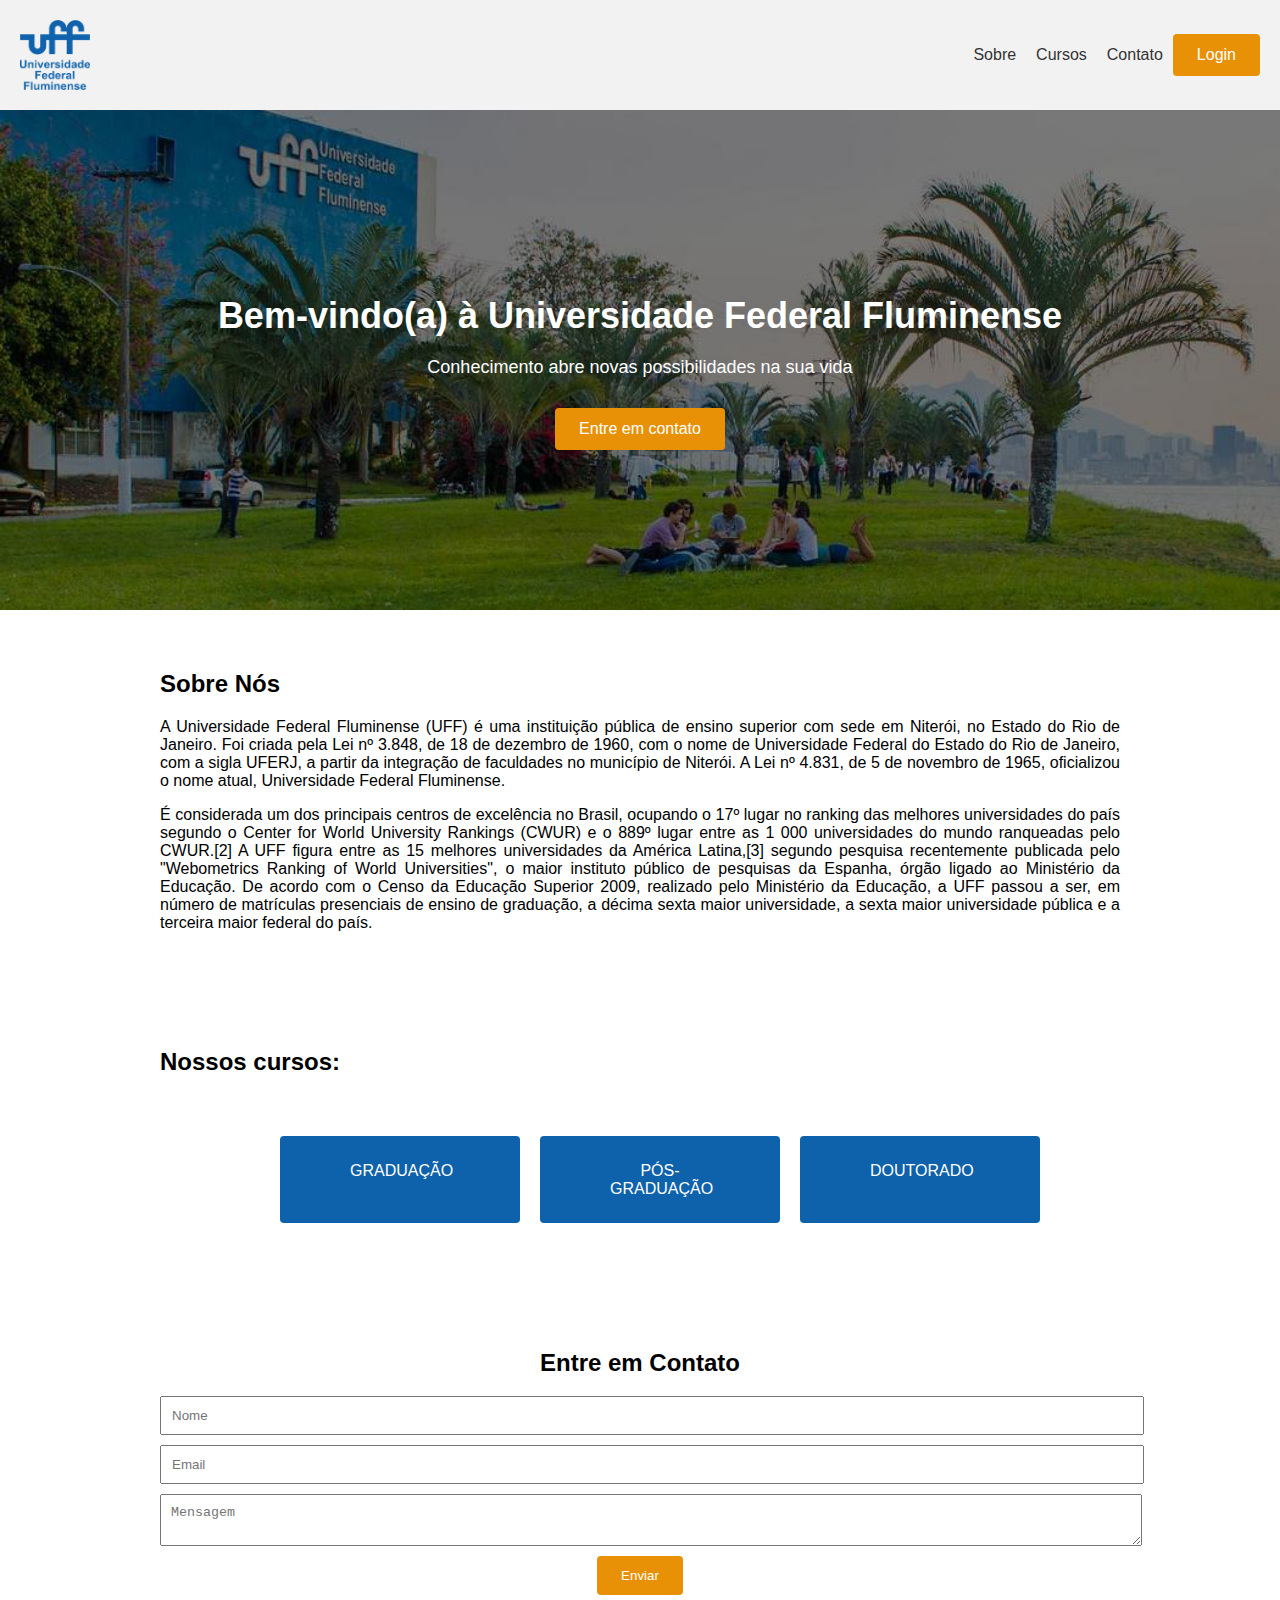
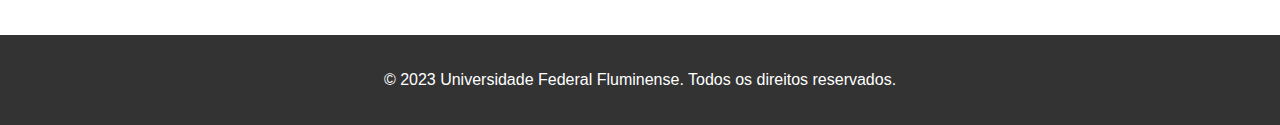
<file: index.html>
<!DOCTYPE html>
<html lang="pt-br">
<head>
    <meta name="viewport" content="width=device-width, initial-scale=1.0">
    <meta charset="UTF-8">
    <meta name="description" content="Site UFF">
    <link rel="shortcut icon" href="images/favicon.ico" type="image/x-icon">
    <title>UFF</title>

    <link rel="stylesheet" href="styles.css">

</head>

<body>
    <header>
        <nav>
            <img src="images/logo.png" alt="logo uff">
            <ul>
                <li><a href="#about" class="nav_mouse">Sobre</a>
                <li><a href="#classes" class="nav_mouse">Cursos</a>
                <li><a href="#contact" class="nav_mouse">Contato</a>
                <li><a href="teladelogin.html" class="btn">Login</a>
            </ul>
        </nav>
    </header>
    
    <main>
        <section id="hero">
            <div class="hero-overlay"></div>
            <div class="hero-content">
                <h1>Bem-vindo(a) à Universidade Federal Fluminense</h1>
                <p>Conhecimento abre novas possibilidades na sua vida</p>
                <a href="#contact" class="btn">Entre em contato</a>
            </div>
        </section>
    
        <section id="about">
            <h2>Sobre Nós</h2>
            <p class="texto">A Universidade Federal Fluminense (UFF) é uma instituição pública de ensino superior com sede em Niterói, no Estado do Rio de Janeiro. Foi criada pela Lei nº 3.848, de 18 de dezembro de 1960, com o nome de Universidade Federal do Estado do Rio de Janeiro, com a sigla UFERJ, a partir da integração de faculdades no município de Niterói. A Lei nº 4.831, de 5 de novembro de 1965, oficializou o nome atual, Universidade Federal Fluminense.</p>

            <p class="texto">É considerada um dos principais centros de excelência no Brasil, ocupando o 17º lugar no ranking das melhores universidades do país segundo o Center for World University Rankings (CWUR) e o 889º lugar entre as 1 000 universidades do mundo ranqueadas pelo CWUR.[2] A UFF figura entre as 15 melhores universidades da América Latina,[3] segundo pesquisa recentemente publicada pelo "Webometrics Ranking of World Universities", o maior instituto público de pesquisas da Espanha, órgão ligado ao Ministério da Educação. De acordo com o Censo da Educação Superior 2009, realizado pelo Ministério da Educação, a UFF passou a ser, em número de matrículas presenciais de ensino de graduação, a décima sexta maior universidade, a sexta maior universidade pública e a terceira maior federal do país.</p>
        </section>
    
        <section id="classes">
            <h2>Nossos cursos:</h2>
            <ul id="lista_cursos">
                <li><a href="graduacao.html" class="btncurso">GRADUAÇÃO</a>
                <li><a href="posgraduacao.html" class="btncurso">PÓS-GRADUAÇÃO</a>
                <li><a href="doutorado.html" class="btncurso">DOUTORADO</a>

            </ul>
        </section>
    
        <section id="contact">
            <h2>Entre em Contato</h2>
            <form>
                <input type="text" placeholder="Nome" required>
                <input type="email" placeholder="Email" required>
                <textarea placeholder="Mensagem" required></textarea>
                <button type="submit" class="btn" id="btnenviar">Enviar</button>
            </form>
        </section>
    </main>
    
    
    <footer>
        <p>&copy; 2023 Universidade Federal Fluminense. Todos os direitos reservados.</p>
    </footer>

    <script src="script.js"></script>
    
</body>
</html>
</file>
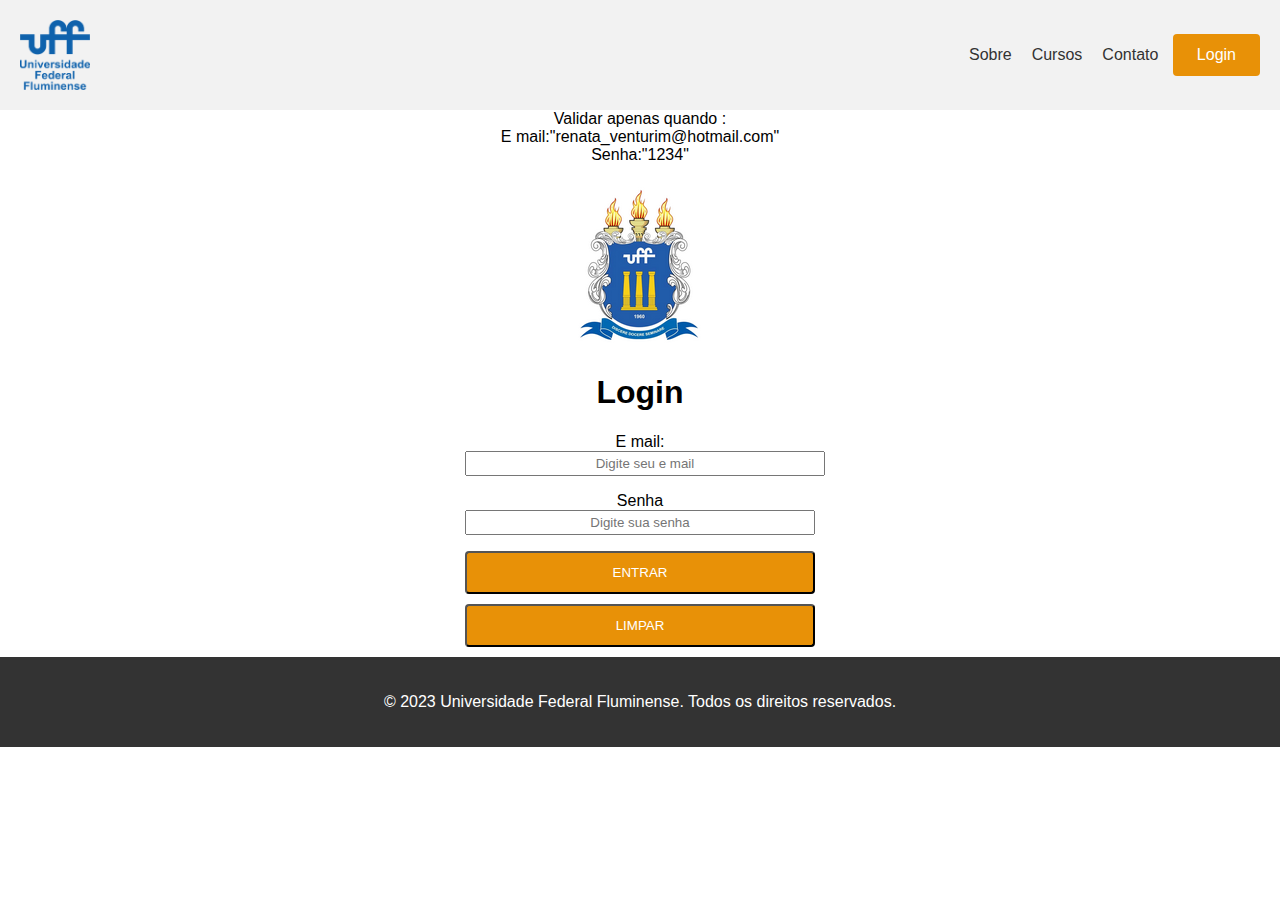
<file: teladelogin.html>
<!DOCTYPE html>
<html lang="pt-br">
<head>
    <meta name="viewport" content="width=device-width, initial-scale=1.0">
    <meta charset="UTF-8">
    <meta name="description" content="Site UFF">
    <link rel="shortcut icon" href="images/favicon.ico" type="image/x-icon">
    <title>UFF</title>

    <link rel="stylesheet" href="styles.css">

</head>

<body>
    <header>
        <nav>
            <img src="images/logo.png" alt="logo undergroung fitness"></a>
            <ul>
                <li><a href="index.html#about" class="nav_mouse">Sobre</a>
                <li><a href="index.html#classes" class="nav_mouse">Cursos</a>
                <li><a href="index.html#contact" class="nav_mouse">Contato</a>
                <a href="teladelogin.html" class="btn">Login</a></button>
            </ul>
        </nav>
    </header>
    
            <main>
            <div>
                Validar apenas quando :
                <br>E mail:"renata_venturim@hotmail.com"
                <br>Senha:"1234"
            </div>
            
            <div id="box1">
                <form action="script.js" method="post" name="f_login" id="f_login">
                    
                    <p><picture>
    
                        <source media="(max-width:750px)" srcset="images/brasaouffp.png" type="image/png">	
                        <img src="images/brasaouffg.png" alt="brasao_uff" >
                    
                    </picture>
                    </p>
    
                    <h1><strong>Login</strong></h1>
                    
                    <p class="dadosdeacesso"><label for="f_email">E mail:</label><input type="text" name="f_email" id="f_email" placeholder="Digite seu e mail"  maxlength="27"></p>
                    
                    <p class="dadosdeacesso"><label for="f_senha">Senha</label><input type="password" class="dadosdeacesso" name="f_senha" id="f_senha" placeholder="Digite sua senha"  maxlength="4"></p>
                    
                    <input type="button" value="ENTRAR" onclick="verificar_acesso()" class="btn" name="botao">
                    <input type="reset" value="LIMPAR" class="btn" name="botao">
                </form>
            </div>
        </main>		
            
        <footer>
            <p>&copy; 2023 Universidade Federal Fluminense. Todos os direitos reservados.</p>
        </footer>
        
    </main>
    
    <script src="script.js"></script>
    
</body>
</html>
</file>
<file: styles.css>
/* Estilos globais */
body {
    font-family: Arial, sans-serif;
    margin: 0;
    padding: 0;
}
 

#contact {
    max-width: 960px;
    margin: 0 auto;
    padding: 40px;
}
#about {
    max-width: 960px;
    margin: 0 auto;
    padding: 40px;
}
#classes {
    max-width: 960px;
    margin: 0 auto;
    padding: 40px;
    align-items: center;

}
#classes li {
    list-style: none;
    display: inline-block;
    vertical-align: top;
}

/* Estilos do header e da navegação */
header nav{
    background-color: #f2f2f2;
    padding: 20px;
    display:flex;
    align-items: center;
}

nav img{
width: 70px;
height: 70px;
margin-right:10px;
}

nav ul {
    list-style: none;
    margin: 0;
    padding: 0;
    flex-grow: 1;
    text-align: right;
}

nav ul li {
    display: inline-block;
}

nav ul li a {
    text-decoration: none;
    color: #333;
    padding: 10px;
}

.nav_mouse:hover{
color:#797777;
padding:11px;
}


/* Estilos do hero section */
#hero {
    background-image: url('images/imgprincipal.jpg');
    background-size: cover;
    background-position: center;
    height: 500px;
    display: flex;
    align-items: center;
    justify-content: center;
    text-align: center;
    position: relative;
}

.hero-overlay {
    background-color: rgba(0, 0, 0, 0.5); /* Cor de fundo semi-transparente */
    position: absolute;
    top: 0;
    left: 0;
    width: 100%;
    height: 100%;
}

.hero-content {
    color: #fff;
    position: relative;
    z-index: 1;
}

.hero-content h1 {
    font-size: 36px;
    margin-bottom: 20px;
}

.hero-content p {
    font-size: 18px;
    margin-bottom: 30px;
}

.btn {
    display: inline-block;
    padding: 12px 24px;
    background-color:#E89107;
    color: #fff;
    text-decoration: none;
    border-radius: 4px;
    transition: background-color 0.3s;
}

.btn:hover {
    background-color: #e6a53c;
    padding: 13px 25px;
}

/*estilos cursos*/

.btncurso {
    display: inline-block;
    padding: 26px 70px;
    background-color: #0E61AB;
    color: #fff;
    text-decoration: none;
    border-radius: 4px;
    transition: background-color 0.3s;
    margin:10px;
    width: 100px ;
    height: 35px ;
}

.btncurso:hover {
    background-color: #3b77ab;
    transition: background-color 0.3s;
    padding:27px 70px;
}
#lista_cursos{
text-align: center;
padding-top: 30px;
}

p{
    text-align: center;
}

p.texto{
text-align: justify;
}

/* Estilos do contact section */
#contact{
    text-align: center;
}

form input,
form textarea {
    display: block;
    width: 100%;
    padding: 10px;
    margin-bottom: 10px;
}

form button {
    background-color: #E89107;
    color: #fff;
    border: none;
    padding: 12px 24px;
    border-radius: 4px;
    cursor: pointer;
    transition: background-color 0.3s;
}

form button:hover {
    background-color: #e6a53c;
}

/* Estilos do footer */
footer {
    background-color: #333;
    color: #fff;
    text-align: center;
    padding: 20px;
}

#box1{
    align-items: center;
    height:60%;
    width:80%;
    max-width:350px;
    margin:auto;
    vertical-align: middle;
    }
    
#f_senha{
        text-align: center;
        padding: 3px;
        width: 340px;      
    }
#f_email{
    text-align: center;
    padding: 3px; 
           
}
    
div{
        text-align: center;

    }
</file>
